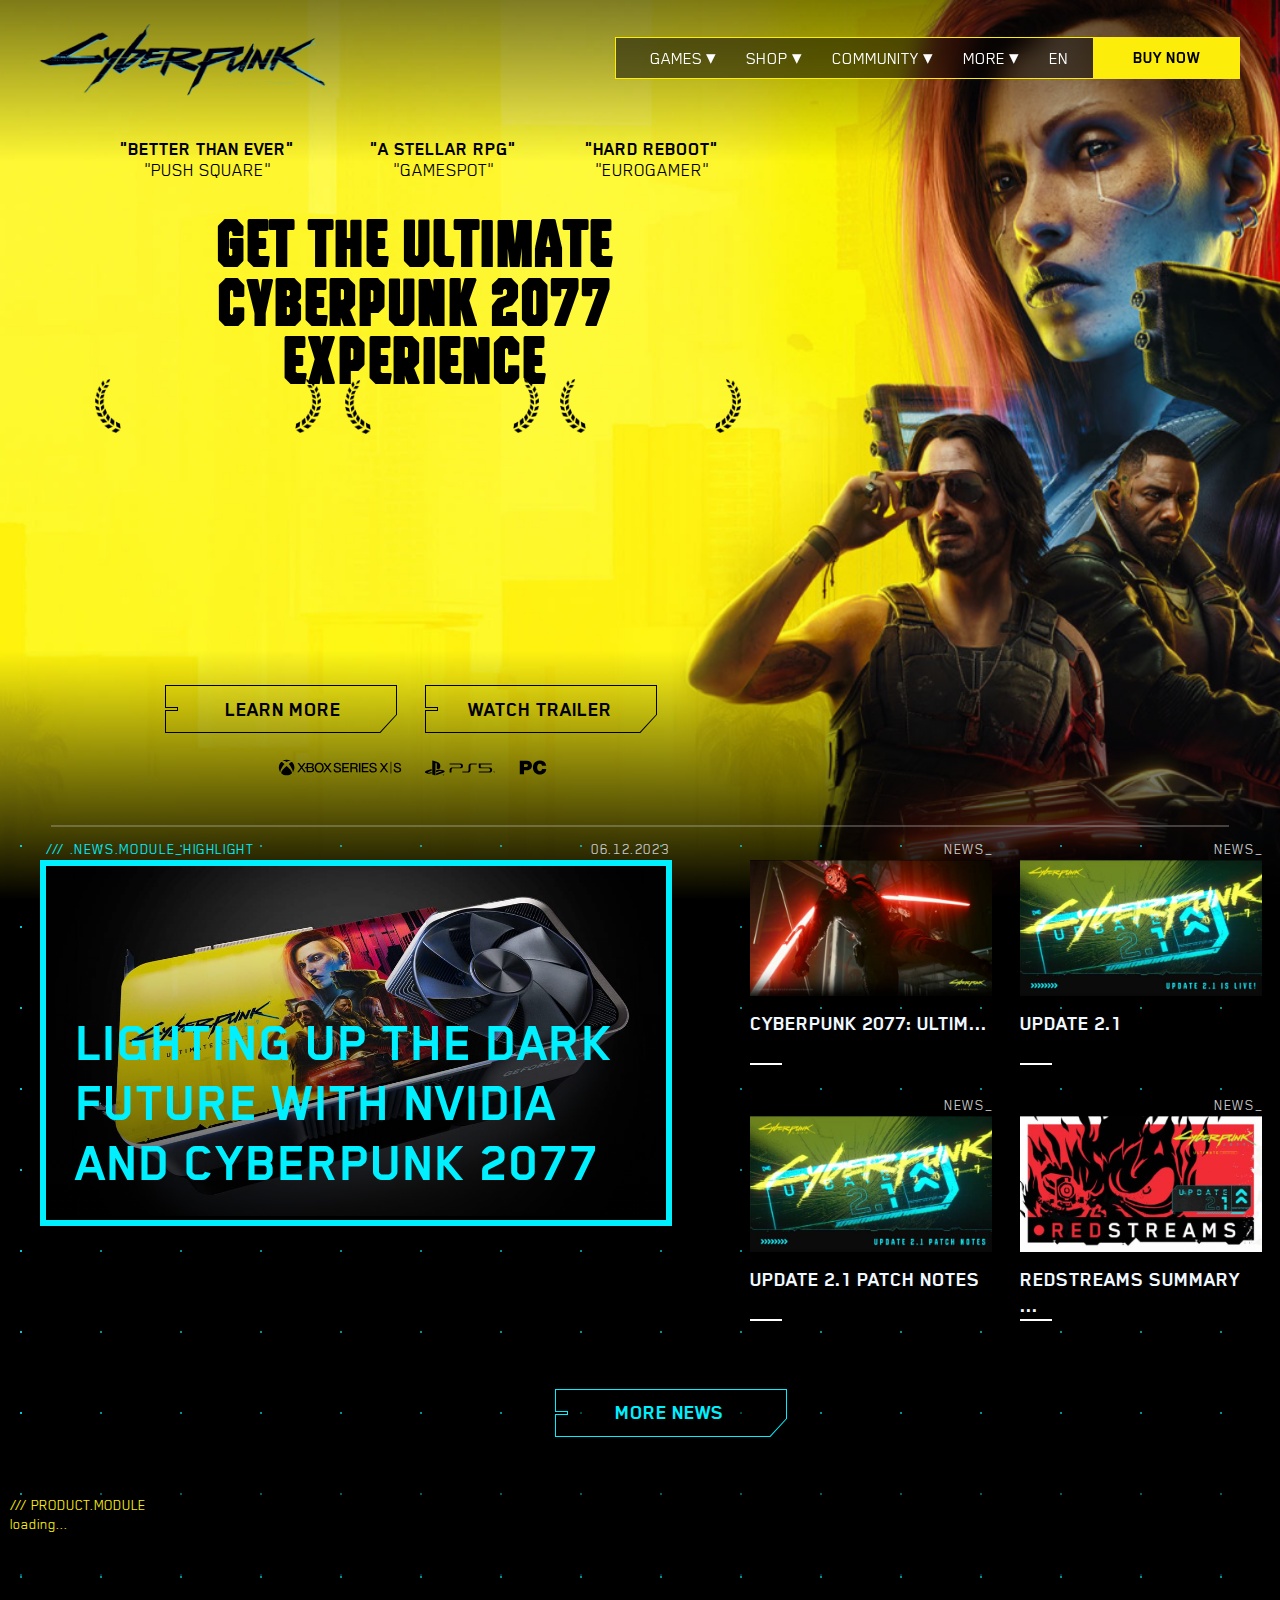
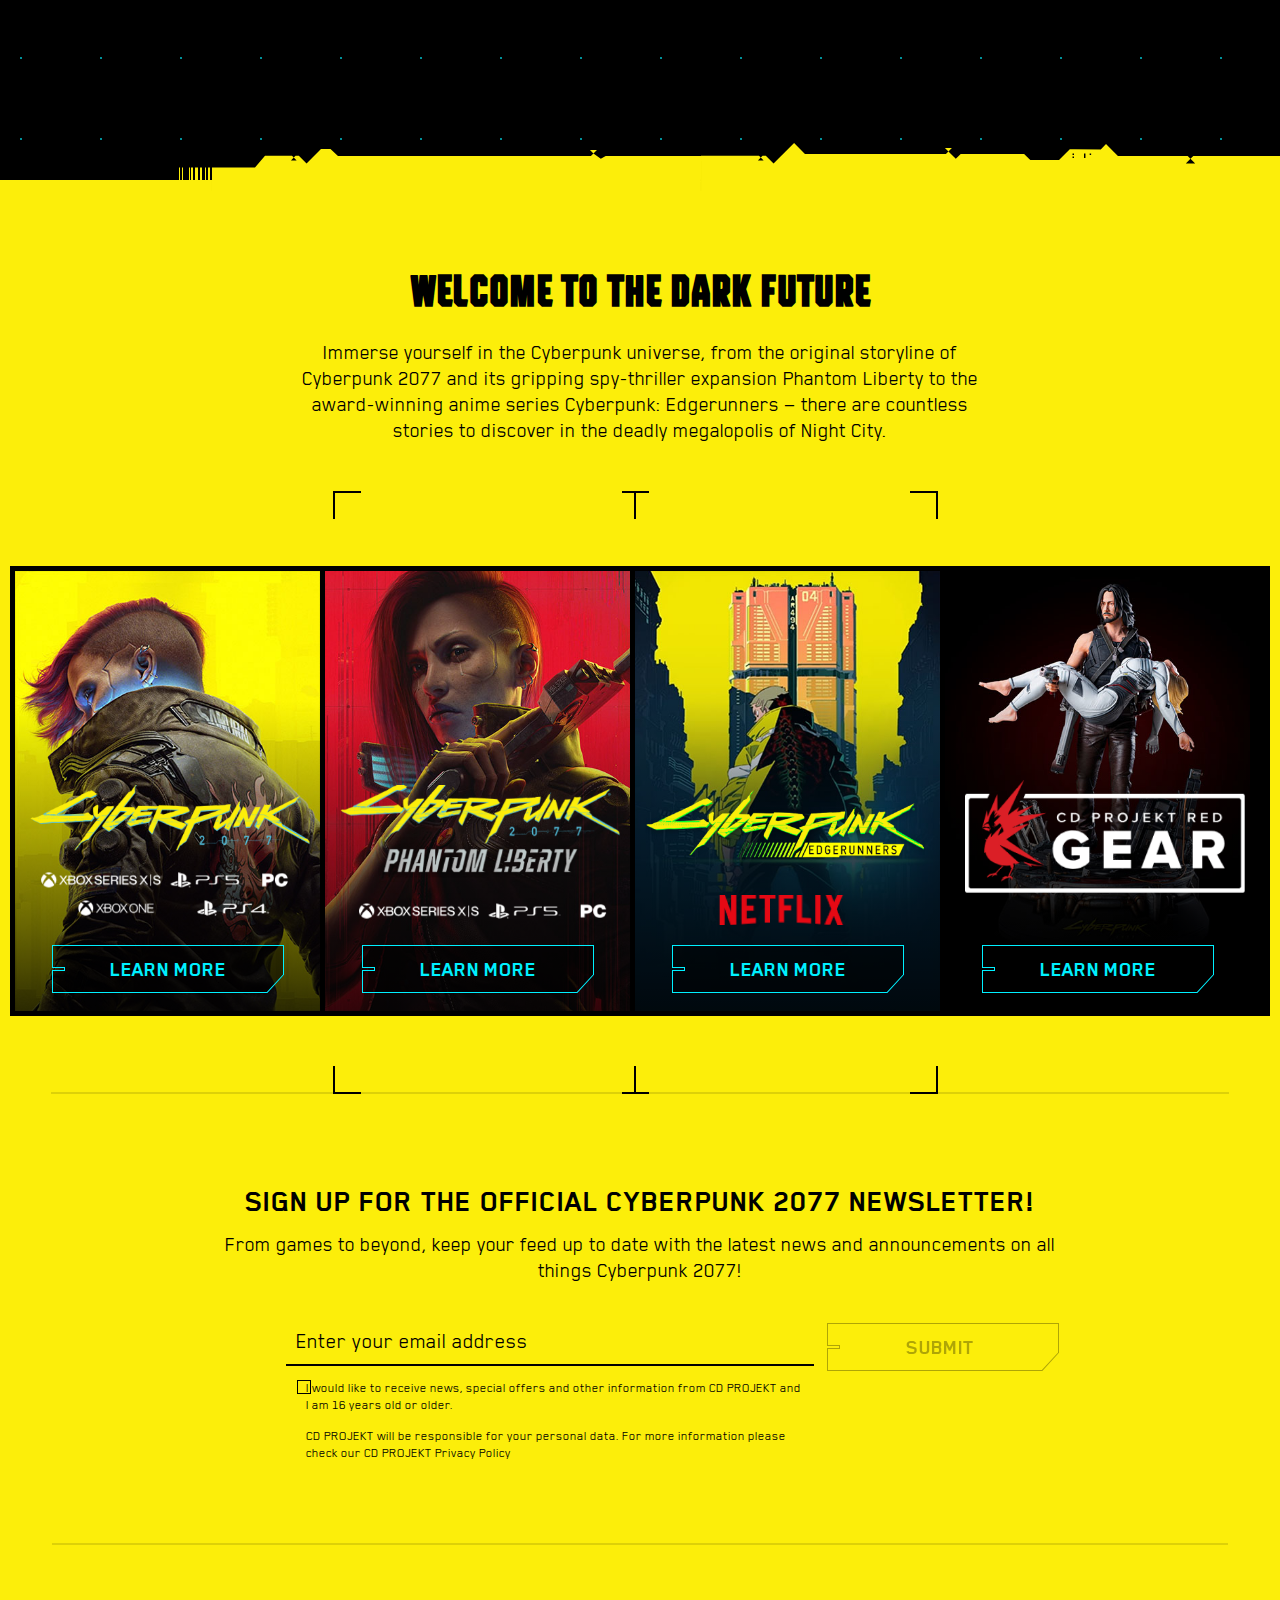
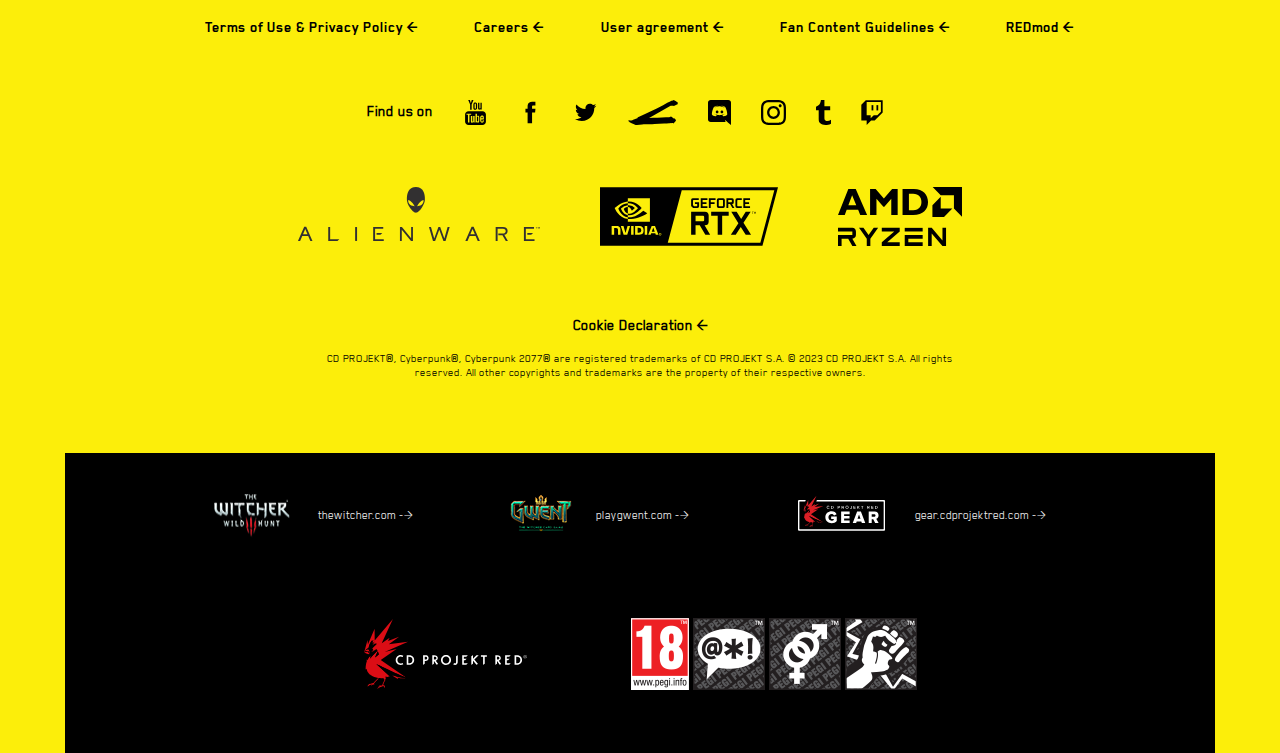
<file: index.html>
<!DOCTYPE html>
<html lang="en">
<head>
    <meta charset="UTF-8">
    <meta name="viewport" content="width=device-width, initial-scale=1.0">
    <title>Cyberpunk 2077</title>
    <link rel="preload" href="assets/fonts/refinery-25-bold.ttf" as="font">
    <link rel="preload" href="assets/fonts/BlenderPro-Bold.woff2" as="font">
    <link rel="preload" href="assets/fonts/BlenderPro-Book.woff2" as="font">
    <link rel="stylesheet" href="styles/styles.css">
    <link rel="stylesheet" href="styles/menu.css">
    <link rel="shortcut icon" href="assets/icon/favicon.ico"/>
    <script src="scripts/script.js"></script>


</head>
<body>

<div class="gradient_up"></div>
<div class="header_top">
    <div class="logo">
        <img src="assets/images/logo.png" width="285" height="72" alt="">
    </div>
</div>

<div class="menu">
    <nav class="menu_list">
        <ul class="category">
            <li class="has-dropdown">
                <a href="#">GAMES ▾</a>
                <ul class="submenu">
                    <li><a href="#">Cyberpunk 2077</a></li>
                    <li><a href="#">Phantom Liberty</a></li>
                </ul>
            </li>
            <li class="has-dropdown">
                <a href="#">SHOP ▾</a>
                <ul class="submenu">
                    <li><a href="#">EDGERUNNERS</a></li>
                </ul>
            </li>
            <li class="has-dropdown">
                <a href="#">COMMUNITY ▾</a>
                <ul class="submenu">
                    <li><a href="#">Build planner</a></li>
                    <li><a href="#">Forums</a></li>
                    <li><a href="#">Discord</a></li>
                    <li><a href="#">Twitch Drops</a></li>
                    <li><a href="#">COSPLAY GUIDES</a></li>
                </ul>
            </li>
            <li class="has-dropdown">
                <a href="#">MORE ▾</a>
                <ul class="submenu">
                    <li><a href="#">UPDATE 2.1</a></li>
                    <li><a href="#">MY REWARDS</a></li>
                    <li><a href="#">Merchandise</a></li>
                    <li><a href="#">Media</a></li>
                    <li><a href="#">Support</a></li>
                    <li><a href="#">CD Projekt RED</a></li>
                </ul>
            </li>
            <li><a href="#">EN</a></li>
        </ul>
        <a class="buy-now-btn" href="buying.html">BUY NOW</a>
    </nav>
</div>




<div class="header_bg">

    <div class="header_content">

        <div class="header_quotes1">
            <div class="h6">"BETTER THAN EVER"</div>
            <div class="body">"PUSH SQUARE"</div>
        </div>
        <div class="header_quotes2">
            <div class="h6">"A STELLAR RPG"</div>
            <div class="body">"GAMESPOT"</div>
        </div>
        <div class="header_quotes3">
            <div class="h6">"HARD REBOOT"</div>
            <div class="body">"EUROGAMER"</div>
        </div>


        <div class="header_inner">
            <h1 class="header_title">Get the Ultimate Cyberpunk 2077 Experience</h1>
        </div>

    </div>
    <img src="assets/images/background.png" alt="">

</div>

<div class=quotes>
    <div class="quote">
        <img class="quote-left" src="assets/images/quote-left.png" alt="">
        <img class="quote-right" src="assets/images/quote-right.png" alt="">
    </div>

    <div class="quote2">
        <img class="quote-left2" src="assets/images/quote-left.png" alt="">
        <img class="quote-right2" src="assets/images/quote-right.png" alt="">
    </div>
    <div class="quote3">
        <img class="quote-left3" src="assets/images/quote-left.png" alt="">
        <img class="quote-right3" src="assets/images/quote-right.png" alt="">
    </div>
</div>

<div class="gradient"></div>

<div class="buttons">
    <div class=btn1>
        <img src="assets/images/btn.svg" alt="">
        <h3 class="Learn">LEARN MORE</h3>
    </div>
    <div class=btn2>
        <img src="assets/images/btn.svg" alt="">
        <h3 class="Watch">WATCH TRAILER</h3>
    </div>
</div>

<div class="platforms">
    <img class="xbox" src="assets/images/xbox.svg" alt="">
    <img class="ps" src="assets/images/ps.svg" alt="">
    <img class="pc" src="assets/images/pc.svg" alt="">
</div>

<div class="line"></div>

<div class="dots"><img src="assets/images/dots_blue.png" alt=""></div>

<div class="news">
    <div class="news_pic">
        <div class="news_pic_1">
            <div class="gradient_news"></div>
            <span class="txt_news_up">/// .news.module_highlight</span>
            <span class="txt_news_date">06.12.2023</span>
            <div class="txt_news"><h2>LIGHTING UP THE DARK FUTURE WITH NVIDIA AND CYBERPUNK 2077</h2></div>
            <img src="assets/images/news_1.jpeg" height="350" width="620"  alt="">
        </div>
        <div class="news_pic_2">
            <img src="assets/images/news_2.jpg" height="136" width="242" alt="">
            <span class="txt_news_up2">NEWS_</span>
            <h3 class="txt_news_title">CYBERPUNK 2077: ULTIM...</h3>
            <div class="news_line"></div>
        </div>
        <div class="news_pic_3">
            <img src="assets/images/news_3.jpeg" height="136" width="242" alt="">
            <span class="txt_news_up2">NEWS_</span>
            <h3 class="txt_news_title">UPDATE 2.1</h3>
            <div class="news_line"></div>
        </div>
        <div class="news_pic_4">
            <img src="assets/images/news_4.jpeg" height="136" width="242" alt="">
            <span class="txt_news_up2">NEWS_</span>
            <h3 class="txt_news_title">UPDATE 2.1 PATCH NOTES</h3>
            <div class="news_line"></div>
        </div>
        <div class="news_pic_5">
            <img src="assets/images/news_5.jpeg" height="136" width="242" alt="">
            <span class="txt_news_up2">NEWS_</span>
            <h3 class="txt_news_title">REDSTREAMS SUMMARY ...</h3>
            <div class="news_line"></div>
        </div>
    </div>
    <div class="btn_news">
        <span class="btn_news_txt">MORE NEWS</span>
        <img src="assets/images/btn_b.svg" alt="">
    <div class="txt_news_down">/// PRODUCT.MODULE<br>loading...</div>
    </div>
</div>

<div class="intro">
    <div class="cover_intro">
        <img class="razor" src="assets/images/razor.svg" alt="">
    </div>
    <div class="txt_intro">
        <h3 class="txt_intro_header">WELCOME TO THE DARK FUTURE</h3>
        <div class="body_intro">
            <h3 class="body_intro_txt">Immerse yourself in the Cyberpunk universe, from the original storyline of Cyberpunk 2077 and its gripping spy-thriller expansion Phantom Liberty to the award-winning anime series Cyberpunk: Edgerunners — there are countless stories to discover in the deadly megalopolis of Night City.</h3>
        </div>
    </div>
    <div class="intro_det"></div>
    <div class="intro_product">
       <div class="product_background">
           <div class="product_gr"></div>
           <div class="product_1">
               <img src="assets/images/pr1.jpg" height="440" width="305" alt="" >
               <span class="btn_product_txt">LEARN MORE</span>
               <div class="product_btn"><img src="assets/images/btn_b.svg" alt=""></div>
               <div class="product_component_1" >
                   <img class="component" src="assets/images/component_1.png" alt="">
               </div>
           </div>
           <div class="product_2">
               <img src="assets/images/pr2.jpg" height="440" width="305" alt="" >
               <span class="btn_product_txt">LEARN MORE</span>
               <div class="product_btn"><img src="assets/images/btn_b.svg" alt=""></div>
               <div class="product_component_1" >
                   <img class="component" src="assets/images/component_2.png" alt="">
               </div>
           </div>
           <div class="product_3">
               <img src="assets/images/pr3.jpg" height="440" width="305" alt="" >
               <span class="btn_product_txt">LEARN MORE</span>
               <div class="product_btn"><img src="assets/images/btn_b.svg" alt=""></div>
               <div class="product_component_1" >
                   <img class="component_2" src="assets/images/component_3.png" alt="">
               </div>
           </div>
           <div class="product_4">
               <img src="assets/images/pr4.jpg" height="440" width="305" alt="" >
               <span class="btn_product_txt">LEARN MORE</span>
               <div class="product_btn"><img src="assets/images/btn_b.svg" alt=""></div>
               <div class="product_component_1" >
                   <img class="component_3" src="assets/images/component_4.png" alt="">
               </div>
           </div>
       </div>
        <div class="intro_line"></div>
        <div class="intro_end"></div>
    </div>
    <div class="newsletter">
        <h2 class="newsletter_title">Sign up for the official Cyberpunk 2077 newsletter!</h2>
        <p class="newsletter_text">From games to beyond, keep your feed up to date with the latest news and announcements on all things Cyberpunk 2077!</p>
    <div class="email">
        <h3 class="email_txt">Enter your email address</h3>
        <div class="email_line"></div>
        <div class="email_txt_bottom">
            <h3 class="email_txt_b1">I would like to receive news, special offers and other information from CD PROJEKT and I am 16 years old or older.</h3>
            <h3 class="email_txt_b2">CD PROJEKT will be responsible for your personal data. For more information please check our CD PROJEKT Privacy Policy</h3>
       <div class="email_btn_">
           <img class="email_btn" src="assets/images/btn.svg" alt="" >
           <div class="email_btn_txt">
               <span class="email_btn_txt_">SUBMIT</span>
           </div>
           <div class="check_btn"><div class="small_btn"></div></div>
       </div>
        </div>
    </div>
        <div class="newsletter_line"></div>
    </div>
</div>

<div class="footer">
    <div class="footer_cont1">
        <div class="links">
            <span class="link">Terms of Use & Privacy Policy &LT;</span>
            <span class="link">Careers &LT;</span>
            <span class="link">User agreement &LT;</span>
            <span class="link">Fan Content Guidelines &LT;</span>
            <span class="link">REDmod &LT;</span>
        </div>
        <div class="footer_cont2">
         <div class="links_web">
            <h3 class="links_txt">Find us on</h3>
            <img src="assets/images/icon_youtube.svg" alt="">
            <img class="correct" src="assets/images/icon_facebook.svg" alt="">
            <img class="correct" src="assets/images/icon_twitter.svg" alt="">
            <img src="assets/images/icon_forums.svg" alt="">
            <img src="assets/images/icon_discord.svg" alt="">
            <img src="assets/images/icon_instargam.svg" alt="">
            <img src="assets/images/icon_tumblr.svg" alt="">
            <img src="assets/images/icon_twitch.svg" alt="">
            </div>
        </div>
        <div class="partners">
            <img src="assets/images/logo_alienware.svg" height="54" width="242" alt="">
            <img class="correct_2" src="assets/images/logo_nvidia.svg" height="59" width="178" alt="">
            <img src="assets/images/logo_amd.svg" height="59" width="124" alt="">
        </div>
        <div class="cookie">
            <h3 class="cookie_title">Cookie Declaration &LT;</h3>
            <h4 class="cookie_body">CD PROJEKT®, Cyberpunk®, Cyberpunk 2077® are registered trademarks of CD PROJEKT S.A. © 2023 CD PROJEKT S.A. All rights reserved. All other copyrights and trademarks are the property of their respective owners.</h4>
        </div>
        <div class="footer_bottom">
            <div class="bottom">
                <div class="bottom_content">
                    <div class="games">
                        <img src="assets/images/logo_witcher.png" alt="">
                        <div class="games_txt">
                            <span>thewitcher.com -></span>
                        </div>
                        <img src="assets/images/logo_gwent.png" alt="">
                        <div class="games_txt3">
                            <span>playgwent.com -></span>
                        </div>
                        <img src="assets/images/logo-gear_horizontal_white.svg" height="45" width="101" alt="">
                        <div class="games_txt2">
                            <span>gear.cdprojektred.com -></span>
                        </div>
                        </div>
                    </div>
                    <div class="rating">
                        <img class="logo_b" src="assets/images/logo_cdprojektred-white.svg" height="72" width="163" alt="">
                        <img src="assets/images/b_rating-pegi.png"  alt="">
                        <img src="assets/images/rating_1.png" alt="">
                        <img src="assets/images/rating_2.png" alt="">
                        <img src="assets/images/rating_3.png" alt="">
                    </div>
            </div>
        </div>
    </div>
</div>
</body>
</html>
</file>
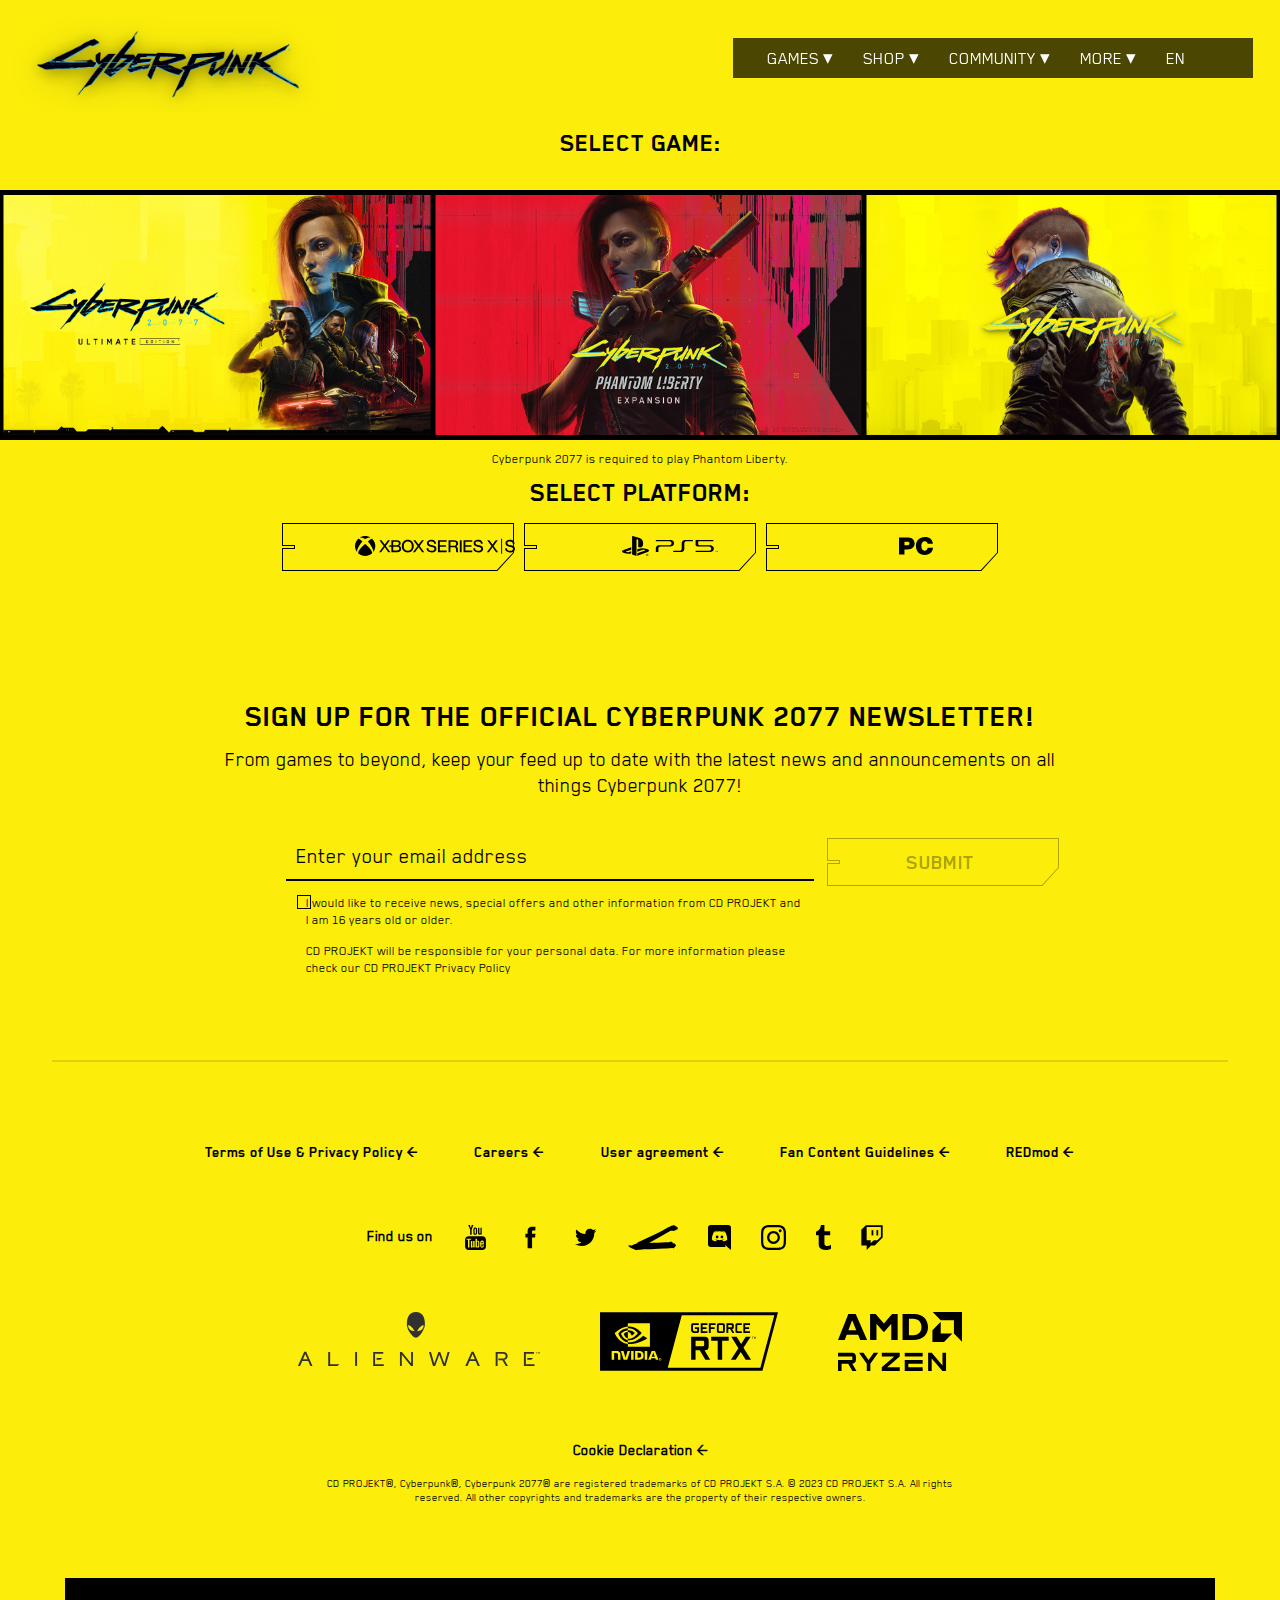
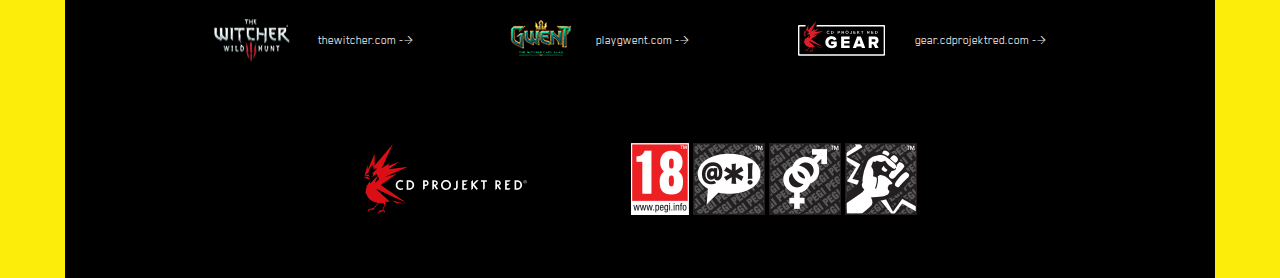
<file: buying.html>
<!DOCTYPE html>
<html lang="en">
<head>
    <meta charset="UTF-8">
    <meta name="viewport" content="width=device-width, initial-scale=1.0">
    <title>Buying Cyberpunk 2077</title>
    <link rel="preload" href="assets/fonts/refinery-25-bold.ttf" as="font">
    <link rel="preload" href="assets/fonts/BlenderPro-Bold.woff2" as="font">
    <link rel="preload" href="assets/fonts/BlenderPro-Book.woff2" as="font">
    <link rel="stylesheet" href="styles/buying.css">
    <link rel="stylesheet" href="styles/menu_buying.css">
    <link rel="shortcut icon" href="assets/icon/favicon.ico"/>

</head>
<body>

<div class="menu">
    <nav class="menu_list">
        <ul class="category">
            <li class="has-dropdown">
                <a href="#">GAMES ▾</a>
                <ul class="submenu">
                    <li><a href="#">Cyberpunk 2077</a></li>
                    <li><a href="#">Phantom Liberty</a></li>
                </ul>
            </li>
            <li class="has-dropdown">
                <a href="#">SHOP ▾</a>
                <ul class="submenu">
                    <li><a href="#">EDGERUNNERS</a></li>
                </ul>
            </li>
            <li class="has-dropdown">
                <a href="#">COMMUNITY ▾</a>
                <ul class="submenu">
                    <li><a href="#">Build planner</a></li>
                    <li><a href="#">Forums</a></li>
                    <li><a href="#">Discord</a></li>
                    <li><a href="#">Twitch Drops</a></li>
                    <li><a href="#">COSPLAY GUIDES</a></li>
                </ul>
            </li>
            <li class="has-dropdown">
                <a href="#">MORE ▾</a>
                <ul class="submenu">
                    <li><a href="#">UPDATE 2.1</a></li>
                    <li><a href="#">MY REWARDS</a></li>
                    <li><a href="#">Merchandise</a></li>
                    <li><a href="#">Media</a></li>
                    <li><a href="#">Support</a></li>
                    <li><a href="#">CD Projekt RED</a></li>
                </ul>
            </li>
            <li><a href="#">EN</a></li>
        </ul>
    </nav>
</div>


<a class="link_b" href="index.html"></a>
<div  class="header_top_b">
    <div class="logo_">
        <img src="assets/images/logo_b.png"  alt="">
    </div>
</div>

<div class="buy">
  <div class="select">
      <div class="select_txt">
          <h3>SELECT GAME:</h3>
      </div>
      <div class="select_txt2">
          <h4>Cyberpunk 2077 is required to play Phantom Liberty.</h4>
          <h3 class="select_txt3">SELECT PLATFORM:</h3>
      </div>
      </div>
      <div class="select_bg">
          <div class="games_buy">
              <img src="assets/images/game_1.jpg" height="245" width="435" alt="" >
              <img src="assets/images/game_2.jpg" height="245" width="435" alt="" >
              <img src="assets/images/game_3.jpg" height="245" width="435" alt="" >
          </div>
      </div>
    <div class="buy_btn">
        <img src="assets/images/btn.svg"  alt="" >
        <img src="assets/images/btn.svg"  alt="" >
        <img src="assets/images/btn.svg"  alt="" >
    </div>
</div>
<div class="logo_buy">
    <img class="xbox_b" src="assets/images/xbox.svg"  alt="" >
    <img class="ps_b" src="assets/images/ps.svg"  alt="" >
    <img class="pc_b" src="assets/images/pc.svg"  alt="" >
</div>

<div class="buy_line"></div>

<div class="newsletter">
    <h2 class="newsletter_title">Sign up for the official Cyberpunk 2077 newsletter!</h2>
    <p class="newsletter_text">From games to beyond, keep your feed up to date with the latest news and announcements on all things Cyberpunk 2077!</p>
    <div class="email">
        <h3 class="email_txt">Enter your email address</h3>
        <div class="email_line"></div>
        <div class="email_txt_bottom">
            <h3 class="email_txt_b1">I would like to receive news, special offers and other information from CD PROJEKT and I am 16 years old or older.</h3>
            <h3 class="email_txt_b2">CD PROJEKT will be responsible for your personal data. For more information please check our CD PROJEKT Privacy Policy</h3>
            <div class="email_btn_">
                <img class="email_btn" src="assets/images/btn.svg" alt="" >
                <div class="email_btn_txt">
                    <span class="email_btn_txt_">SUBMIT</span>
                </div>
                <div class="check_btn"><div class="small_btn"></div></div>
            </div>
        </div>
    </div>
    <div class="newsletter_line"></div>
</div>

<div class="footer">
    <div class="footer_cont1">
        <div class="links">
            <span class="link">Terms of Use & Privacy Policy &LT;</span>
            <span class="link">Careers &LT;</span>
            <span class="link">User agreement &LT;</span>
            <span class="link">Fan Content Guidelines &LT;</span>
            <span class="link">REDmod &LT;</span>
        </div>
        <div class="footer_cont2">
            <div class="links_web">
                <h3 class="links_txt">Find us on</h3>
                <img src="assets/images/icon_youtube.svg" alt="">
                <img class="correct" src="assets/images/icon_facebook.svg" alt="">
                <img class="correct" src="assets/images/icon_twitter.svg" alt="">
                <img src="assets/images/icon_forums.svg" alt="">
                <img src="assets/images/icon_discord.svg" alt="">
                <img src="assets/images/icon_instargam.svg" alt="">
                <img src="assets/images/icon_tumblr.svg" alt="">
                <img src="assets/images/icon_twitch.svg" alt="">
            </div>
        </div>
        <div class="partners">
            <img src="assets/images/logo_alienware.svg" height="54" width="242" alt="">
            <img class="correct_2" src="assets/images/logo_nvidia.svg" height="59" width="178" alt="">
            <img src="assets/images/logo_amd.svg" height="59" width="124" alt="">
        </div>
        <div class="cookie">
            <h3 class="cookie_title">Cookie Declaration &LT;</h3>
            <h4 class="cookie_body">CD PROJEKT®, Cyberpunk®, Cyberpunk 2077® are registered trademarks of CD PROJEKT S.A. © 2023 CD PROJEKT S.A. All rights reserved. All other copyrights and trademarks are the property of their respective owners.</h4>
        </div>
        <div class="footer_bottom">
            <div class="bottom">
                <div class="bottom_content">
                    <div class="games">
                        <img src="assets/images/logo_witcher.png" alt="">
                        <div class="games_txt">
                            <span>thewitcher.com -></span>
                        </div>
                        <img src="assets/images/logo_gwent.png" alt="">
                        <div class="games_txt3">
                            <span>playgwent.com -></span>
                        </div>
                        <img src="assets/images/logo-gear_horizontal_white.svg" height="45" width="101" alt="">
                        <div class="games_txt2">
                            <span>gear.cdprojektred.com -></span>
                        </div>
                    </div>
                </div>
                <div class="rating">
                    <img class="logo_b" src="assets/images/logo_cdprojektred-white.svg" height="72" width="163" alt="">
                    <img src="assets/images/b_rating-pegi.png"  alt="">
                    <img src="assets/images/rating_1.png" alt="">
                    <img src="assets/images/rating_2.png" alt="">
                    <img src="assets/images/rating_3.png" alt="">
                </div>
            </div>
        </div>



    </div>

</div>


</body>
</html>
</file>
<file: styles/styles.css>
@font-face{font-family:Reinery;src:url(../assets/fonts/refinery-25-bold.ttf)}@font-face{font-family:BBold;src:url(../assets/fonts/BlenderPro-Bold.woff2)}@font-face{font-family:BBook;src:url(../assets/fonts/BlenderPro-Book.woff2)}body{overflow-x:hidden}body,html{margin:0;padding:0;height:100%}.logo{position:fixed;left:0;padding:0 40px;pointer-events:none;right:0;top:0;z-index:10;margin-top:24px}.header_bg{position:relative;width:100%;height:100vh;overflow:hidden}.header_bg img{width:100%;height:100%;object-fit:cover}.header_content{position:relative}.h6{font-family:BBold,sans-serif;font-size:20px;font-weight:600;line-height:90%}.body{font-family:BBook,sans-serif;font-size:20px;line-height:120%}.header_quotes1{position:absolute;color:#000;max-width:587px;text-transform:uppercase;margin-top:140px;margin-left:120px;text-align:center}.header_quotes2{position:absolute;color:#000;max-width:587px;text-transform:uppercase;margin-top:140px;margin-left:370px;text-align:center}.header_quotes3{position:absolute;color:#000;max-width:587px;text-transform:uppercase;margin-top:140px;margin-left:585px;text-align:center}.quote-left{position:absolute;margin-top:-521px;margin-left:95px;width:26px;height:auto}.quote-right{position:absolute;margin-top:-521px;margin-left:295px;width:26px;height:auto}.quote-left2{position:absolute;margin-top:-520px;margin-left:345px;width:26px;height:auto}.quote-right2{position:absolute;margin-top:-521px;margin-left:513px;width:26px;height:auto}.quote-left3{position:absolute;margin-top:-521px;margin-left:560px;width:26px;height:auto}.quote-right3{position:absolute;margin-top:-521px;margin-left:715px;width:26px;height:auto}.header_title{font-family:Reinery,sans-serif;position:absolute;color:#000;font-size:65px;font-weight:600;line-height:90%;max-width:587px;text-transform:uppercase;margin-top:220px;margin-left:120px;text-align:center}.buttons{position:absolute;margin-top:-215px;margin-left:165px}.btn2{padding-right:20px;margin-top:-52px;margin-left:260px}.Learn{font-family:BBold,serif;font-size:22px;font-weight:700;position:absolute;text-align:center;margin-top:-41px;margin-left:60px}.Watch{font-family:BBold,serif;font-size:22px;font-weight:700;position:absolute;text-align:center;margin-top:-41px;margin-left:43px}.platforms{position:absolute;margin-top:-145px;margin-left:275px}.xbox{max-width:35%;max-height:35%;padding-right:10px}.ps{max-width:22%;max-height:22%}.pc{max-width:15%;max-height:15%}.line{position:absolute;background:#cbcbcb;content:"";display:block;height:2px;margin-bottom:12px;opacity:.3;width:92%;margin-top:-75px;margin-left:4%}.gradient{position:relative;top:-250px;width:100%;height:250px;margin-bottom:-250px;background:linear-gradient(to bottom,rgba(0,0,0,0),rgba(0,0,0,1))}.gradient_up{position:fixed;top:0;left:0;width:100%;height:18%;background:linear-gradient(to bottom,rgba(0,0,0,.5),rgba(0,0,0,0));z-index:10}.dots{position:absolute;background-image:url(../assets/images/dots_blue.png);margin-top:-55px;margin-left:20px;width:100%;height:100%;overflow:hidden;background-position:0 0;max-width:96%}.news{width:100%;height:99%;background-color:#000}.news_pic{position:absolute}.news_pic_1{border:6px solid #00f0ff;margin-left:40px;margin-top:-40px}.gradient_news{position:absolute;bottom:0;width:620px;height:320px;top:-1px;background:linear-gradient(to bottom,rgba(0,0,0,0),rgba(0,0,0,.7))}.txt_news{position:absolute;font-family:BBold,serif;font-size:38px;padding-left:30px;padding-right:25px;line-height:60px;color:#00f0ff;padding-top:100px;text-transform:uppercase}.txt_news_up{position:absolute;font-family:BBook,serif;color:#00f0ff;margin-top:-25px;letter-spacing:.04em;text-transform:uppercase;font-size:16px;font-style:normal;font-weight:400;line-height:100%}.txt_news_date{position:absolute;color:#cbcbcb;font-family:BBook,serif;margin-top:-25px;margin-left:545px;letter-spacing:.04em;text-transform:uppercase;font-size:16px;font-style:normal;font-weight:400;line-height:100%}.news_pic_2{position:absolute;margin-top:-366px;margin-left:750px}.news_pic_3{position:absolute;margin-top:-366px;margin-left:1020px}.news_pic_4{position:absolute;margin-top:-110px;margin-left:750px}.news_pic_5{position:absolute;margin-top:-110px;margin-left:1020px}.txt_news_up2{position:absolute;color:#cbcbcb;font-family:BBook,serif;margin-top:-20px;margin-left:-48px;letter-spacing:.04em;text-transform:uppercase;font-size:16px;font-style:normal;font-weight:400}.txt_news_title{position:absolute;font-family:BBold,serif;margin-top:10px;color:aliceblue;font-size:22px}.news_line{border-bottom:2px solid #fff;display:block;height:2.1875vw;width:2.5vw;margin-top:35px}.btn_news{position:absolute;margin-left:555px;margin-top:489px}.btn_news_txt{position:absolute;color:#00f0ff;font-family:BBold,serif;font-size:22px;padding-left:60px;padding-top:10px}.txt_news_down{position:absolute;font-family:BBook,serif;color:#fcee0a;font-size:16px;margin-left:-545px;margin-top:55px}.cover_intro{position:absolute;width:100%;height:1000px;background-color:#fcee0a}.razor{position:absolute;margin-top:-48px;overflow:hidden}.intro{background:#fcee0a}.txt_intro{display:flex;justify-content:center;align-items:center}.txt_intro_header{position:absolute;font-family:Reinery,serif;font-size:44px;margin-top:250px}.body_intro{display:flex;justify-content:center;align-items:center}.body_intro_txt{position:absolute;font-size:22px;font-family:BBook,sans-serif;font-style:normal;align-items:center;text-align:center;padding-left:23%;padding-right:23%;padding-top:400px;font-weight:400}.intro_det{position:absolute;background-image:linear-gradient(90deg,#000 28px,#fcee0a 0,#fcee0a calc(50% - 14px),#000 calc(50% - 14px),#000 calc(50% + 14px),#fcee0a calc(50% + 14px),#fcee0a calc(100% - 28px),#000 calc(100% - 28px),#000),linear-gradient(90deg,#000 2px,#fcee0a 0,#fcee0a calc(50% - 1px),#000 calc(50% - 1px),#000 calc(50% + 1px),#fcee0a calc(50% + 1px),#fcee0a calc(100% - 2px),#000 calc(100% - 2px),#000);background-repeat:no-repeat;background-size:100% 2px,100% 28px;height:28px;margin-bottom:40px;width:47.2916666667vw;margin-top:300px;margin-left:26%}.intro_product{position:relative}.product_background{width:1260px;height:450px;background-color:#000;position:absolute;left:50%;transform:translate(-50%,-50%);margin-top:600px;display:flex}.product_1{padding-left:5px;padding-right:5px;padding-top:5px}.product_2{padding-top:5px}.product_3{padding-left:5px;padding-right:5px;padding-top:5px}.product_4{padding-right:5px;padding-top:5px}.product_btn{position:absolute;margin-left:37px;margin-top:-70px;z-index:1}.product_gr{width:100%;height:100%;background:linear-gradient(to top,rgba(0,0,0,.8) 0%,rgba(0,0,0,0) 70%);position:absolute;top:0;left:0}.btn_product_txt{position:absolute;color:#00f0ff;font-family:BBold,serif;font-size:22px;margin-top:385px;margin-left:-210px;z-index:2}.component{position:absolute;margin-top:-230px;width:280px;height:auto;margin-left:15px}.component_2{position:absolute;margin-top:-230px;width:280px;height:auto;margin-left:10px}.component_3{position:absolute;margin-top:-235px;width:280px;height:auto;margin-left:20px}.intro_line{position:absolute;content:"";display:block;height:2px;opacity:.3;margin-left:4%;background:rgb(0 0 0 / 40%);margin-bottom:32px;margin-top:901px;width:92%;z-index:2}.intro_end{position:absolute;background-image:linear-gradient(90deg,#000 2px,#fcee0a 0,#fcee0a calc(50% - 1px),#000 calc(50% - 1px),#000 calc(50% + 1px),#fcee0a calc(50% + 1px),#fcee0a calc(100% - 2px),#000 calc(100% - 2px),#000),linear-gradient(90deg,#000 28px,#fcee0a 0,#fcee0a calc(50% - 14px),#000 calc(50% - 14px),#000 calc(50% + 14px),#fcee0a calc(50% + 14px),#fcee0a calc(100% - 28px),#000 calc(100% - 28px),#000);background-repeat:no-repeat;background-size:100% 26px,100% 28px;height:28px;width:47.2916666667vw;margin-left:26%;margin-top:875px;z-index:1}.newsletter{position:relative;align-items:center;background:#fcee0a;margin-top:900px;display:flex;flex-direction:column;padding:64px 40px 73px;height:390px}.newsletter_title{font-family:BBold,sans-serif;text-transform:uppercase;font-size:32px}.newsletter_text{font-family:BBook,sans-serif;font-size:22px;margin-left:14%;margin-right:14%;margin-top:-15px;text-align:center}.email{position:relative;margin-left:20%;margin-right:20%;height:180px}.email_txt{font-family:BBook,sans-serif;font-size:23px;font-weight:140;padding-left:10px}.email_line{background:none;border-bottom:2px solid #000;margin-right:180px;margin-top:-15px}.email_txt_bottom{margin-right:25%;font-family:BBook,sans-serif;font-size:14px;font-weight:100;margin-left:20px}.email_txt_b1,.email_txt_b2{font-size:14px;font-weight:100}.email_txt_b1{padding-right:12px}.email_btn_{margin-top:-30%;margin-left:102%}.email_btn,.email_btn_txt{opacity:.3}.email_btn_txt{position:relative;font-family:BBold,serif;font-size:22px;margin-top:-42px;margin-left:79px}.check_btn{margin-left:-530px;margin-top:20px}.small_btn{border:1px solid #000;box-sizing:border-box;height:14px;position:relative;width:14px}.newsletter_line{display:block;height:2px;opacity:.3;background:rgb(0 0 0 / 40%);margin-top:60px;width:98%}.footer{position:relative;background-color:#fcee0a;min-height:735px}.links{text-align:center;font-family:BBold,sans-serif;font-size:16px}.link{margin-right:2%;margin-left:2%}.links_web{display:flex;justify-content:center;align-items:center;margin-top:20px}.links_web img{margin-top:30px;margin-right:30px;background-position:50%;background-repeat:no-repeat;background-size:100% 100%;display:inline-block;height:25px}.correct{background-position:50%;background-repeat:no-repeat;background-size:100% 100%;display:inline-block;height:25px;width:25px}.links_txt{font-family:BBook,sans-serif;font-size:16px;margin-top:45px;margin-right:30px}.partners{display:flex;justify-content:center;margin-top:50px;margin-left:40px}.partners img{margin-right:60px}.cookie{text-align:center;margin-top:70px}.cookie_title{font-family:BBook,sans-serif;font-size:16px}.cookie_body{font-family:BBook,sans-serif;font-size:12px;font-weight:100;padding-left:24%;padding-right:24%;margin-top:15px}.footer_bottom{position:absolute;bottom:0;left:0;right:0;margin-left:auto;margin-right:auto;width:100%}.bottom{background-color:#000;width:1150px;height:300px;margin:auto;text-align:center}.games{display:flex;justify-content:center;margin-left:40px;padding:40px}.games img{margin-right:215px}.games_txt{font-family:BBook,sans-serif;font-size:13px;font-weight:100;color:#ededed;position:absolute;margin-top:15px;margin-left:-550px;padding-right:40px;text-decoration:none}.games_txt2{font-family:BBook,sans-serif;font-size:13px;font-weight:100;color:#ededed;position:absolute;margin-top:15px;margin-left:680px;padding-right:40px;text-decoration:none}.games_txt3{font-family:BBook,sans-serif;font-size:13px;font-weight:100;color:#ededed;position:absolute;margin-top:15px;margin-left:5px;padding-right:40px;text-decoration:none}.rating{padding-top:40px}.logo_b{padding-right:100px}
</file>
<file: styles/menu.css>
@font-face{font-family:BBold;src:url(../assets/fonts/BlenderPro-Bold.woff2)}@font-face{font-family:BBook;src:url(../assets/fonts/BlenderPro-Book.woff2)}.menu{position:fixed;display:flex;align-items:center;z-index:10;right:40px;top:20px}.menu::after{margin-left:20px;content:'';position:absolute;width:570px;height:40px;background-color:rgba(0,0,0,.5);border:1px solid #FCEE0A;backdrop-filter:blur(10px);z-index:-1}.menu .menu_list{list-style:none;padding:0;margin:0;display:flex;align-items:center}.menu .menu_list .category{list-style:none;display:flex;align-items:center}.menu .menu_list .category li{position:relative}.menu .menu_list .category li a{font-family:BBook,sans-serif;font-size:19px;text-decoration:none;color:#fff;padding:0 15px;position:relative;display:flex;align-items:center}.menu .menu_list .category li a.main-menu-item-open{color:#000}.menu .menu_list .category li a:hover{color:#000}.menu .menu_list .category li.has-dropdown{padding:10px 0}.menu .menu_list .category li.has-dropdown.open a.main-menu-item-open{color:#000}.menu .menu_list .category li.has-dropdown:hover{background-color:#FCEE0A;color:#000}.menu .menu_list .category li.has-dropdown:hover .submenu{display:block}.menu .menu_list .category li.has-dropdown .submenu{display:none}.menu .menu_list .category .submenu{display:none;position:absolute;top:42px;left:0;background-color:rgba(0,0,0,.5);border:1px solid #FCEE0A;backdrop-filter:blur(10px);list-style:none;padding:0;margin:0;width:160px}.menu .menu_list .category .submenu li a{text-transform:uppercase;color:#fff;padding:15px 10px;display:block;text-decoration:none}.menu .menu_list .category .submenu li a:hover{color:#FCEE0A}.menu .menu_list .buy-now-btn{font-family:BBold,sans-serif;font-size:18px;margin-left:10px;padding:10px 40px;background-color:#FCEE0A;color:#000;border:none;cursor:pointer;text-decoration:none}
</file>
<file: styles/buying.css>
@font-face{font-family:Reinery;src:url(../assets/fonts/refinery-25-bold.ttf)}@font-face{font-family:BBold;src:url(../assets/fonts/BlenderPro-Bold.woff2)}@font-face{font-family:BBook;src:url(../assets/fonts/BlenderPro-Book.woff2)}body{overflow-x:hidden}body,html{margin:0;padding:0;height:100%}.logo_{position:absolute;left:0;right:0;top:0;z-index:10;padding:0 10px;pointer-events:none;margin-top:15px}.link_b{position:absolute;width:265px;height:70px;z-index:11;margin-top:30px;margin-left:35px}.buy{position:relative;height:630px;background-color:#fcee0a}body{margin:0;padding:0}.select_bg{position:absolute;top:50%;left:50%;transform:translate(-50%,-50%);width:1285px;height:250px;background-color:#000;display:flex;justify-content:center;align-items:center;flex-direction:column}.select_txt{font-family:BBold,sans-serif;font-size:23px;padding-top:100px;text-align:center;color:#000}.select_txt2 h4{font-family:BBook,sans-serif;font-size:14px;font-weight:100;padding-top:265px;text-align:center;color:#000}.select_txt3{font-family:BBold,sans-serif;font-size:28px;margin-top:-10px;text-align:center;color:#000}.games_buy{display:flex;gap:5px}.games_buy img{margin:0;height:240px;width:auto}.buy_btn{margin-top:-20px;display:flex;justify-content:center;align-items:center}.buy_btn img{padding:5px}.logo_buy{position:relative;justify-content:center;margin-top:-100px;padding-bottom:40px}.xbox_b{margin-left:350px}.ps_b{margin-left:90px}.pc_b{margin-left:150px}.newsletter{position:relative;align-items:center;background:#fcee0a;display:flex;flex-direction:column;padding:64px 40px 73px;height:400px}.newsletter_title{font-family:BBold,sans-serif;text-transform:uppercase;font-size:32px}.newsletter_text{font-family:BBook,sans-serif;font-size:22px;margin-left:14%;margin-right:14%;margin-top:-15px;text-align:center}.email{position:relative;margin-left:20%;margin-right:20%;height:180px}.email_txt{font-family:BBook,sans-serif;font-size:23px;font-weight:140;padding-left:10px}.email_line{background:none;border-bottom:2px solid #000;margin-right:180px;margin-top:-15px}.email_txt_bottom{margin-right:25%;font-family:BBook,sans-serif;font-size:14px;font-weight:100;margin-left:20px}.email_txt_b1,.email_txt_b2{font-size:14px;font-weight:100}.email_txt_b1{padding-right:12px}.email_btn_{margin-top:-30%;margin-left:102%}.email_btn,.email_btn_txt{opacity:.3}.email_btn_txt{position:relative;font-family:BBold,serif;font-size:22px;margin-top:-42px;margin-left:79px}.check_btn{margin-left:-530px;margin-top:20px}.small_btn{border:1px solid #000;box-sizing:border-box;height:14px;position:relative;width:14px}.newsletter_line{display:block;height:2px;opacity:.3;background:rgb(0 0 0 / 40%);margin-top:60px;width:98%}.footer{position:relative;background-color:#fcee0a;min-height:735px}.links{text-align:center;font-family:BBold,sans-serif;font-size:16px}.link{margin-right:2%;margin-left:2%}.links_web{display:flex;justify-content:center;align-items:center;margin-top:20px}.links_web img{margin-top:30px;margin-right:30px;background-position:50%;background-repeat:no-repeat;background-size:100% 100%;display:inline-block;height:25px}.correct{background-position:50%;background-repeat:no-repeat;background-size:100% 100%;display:inline-block;height:25px;width:25px}.links_txt{font-family:BBook,sans-serif;font-size:16px;margin-top:45px;margin-right:30px}.partners{display:flex;justify-content:center;margin-top:50px;margin-left:40px}.partners img{margin-right:60px}.cookie{text-align:center;margin-top:70px}.cookie_title{font-family:BBook,sans-serif;font-size:16px}.cookie_body{font-family:BBook,sans-serif;font-size:12px;font-weight:100;padding-left:24%;padding-right:24%;margin-top:15px}.footer_bottom{position:absolute;bottom:0;left:0;right:0;margin-left:auto;margin-right:auto;width:100%}.bottom{background-color:#000;width:1150px;height:300px;margin:auto;text-align:center}.games{display:flex;justify-content:center;margin-left:40px;padding:40px}.games img{margin-right:215px}.games_txt{font-family:BBook,sans-serif;font-size:13px;font-weight:100;color:#ededed;position:absolute;margin-top:15px;margin-left:-550px;padding-right:40px;text-decoration:none}.games_txt2{font-family:BBook,sans-serif;font-size:13px;font-weight:100;color:#ededed;position:absolute;margin-top:15px;margin-left:680px;padding-right:40px;text-decoration:none}.games_txt3{font-family:BBook,sans-serif;font-size:13px;font-weight:100;color:#ededed;position:absolute;margin-top:15px;margin-left:5px;padding-right:40px;text-decoration:none}.rating{padding-top:40px}.logo_b{padding-right:100px}
</file>
<file: styles/menu_buying.css>
@font-face{font-family:BBold;src:url(../assets/fonts/BlenderPro-Bold.woff2)}@font-face{font-family:BBook;src:url(../assets/fonts/BlenderPro-Book.woff2)}.menu{position:absolute;display:flex;align-items:center;z-index:10;right:80px;top:20px}.menu::after{margin-left:20px;content:'';position:absolute;width:520px;height:40px;background-color:rgba(0,0,0,.7);border:1px solid #FCEE0A;backdrop-filter:blur(10px);z-index:-1}.menu .menu_list{list-style:none;padding:0;margin:0;display:flex;align-items:center}.menu .menu_list .category{list-style:none;display:flex;align-items:center}.menu .menu_list .category li{position:relative}.menu .menu_list .category li a{font-family:BBook,sans-serif;font-size:19px;text-decoration:none;color:#fff;padding:0 15px;position:relative;display:flex;align-items:center}.menu .menu_list .category li a.main-menu-item-open{color:#000}.menu .menu_list .category li a:hover{color:#000}.menu .menu_list .category li.has-dropdown{padding:10px 0}.menu .menu_list .category li.has-dropdown.open a.main-menu-item-open{color:#000}.menu .menu_list .category li.has-dropdown:hover{background-color:#00f0ff;color:#000}.menu .menu_list .category li.has-dropdown:hover .submenu{display:block}.menu .menu_list .category li.has-dropdown .submenu{display:none}.menu .menu_list .category .submenu{display:none;position:absolute;top:43px;left:0;background-color:rgba(0,0,0,.5);border:1px solid #00f0ff;backdrop-filter:blur(10px);list-style:none;padding:0;margin:0;width:160px}.menu .menu_list .category .submenu li a{text-transform:uppercase;color:#fff;padding:15px 10px;display:block;text-decoration:none}.menu .menu_list .category .submenu li a:hover{color:#00f0ff}.menu .menu_list .buy-now-btn{font-family:BBold,sans-serif;font-size:18px;margin-left:10px;padding:10px 40px;background-color:#00f0ff;color:#000;border:none;cursor:pointer;text-decoration:none!important}
</file>
